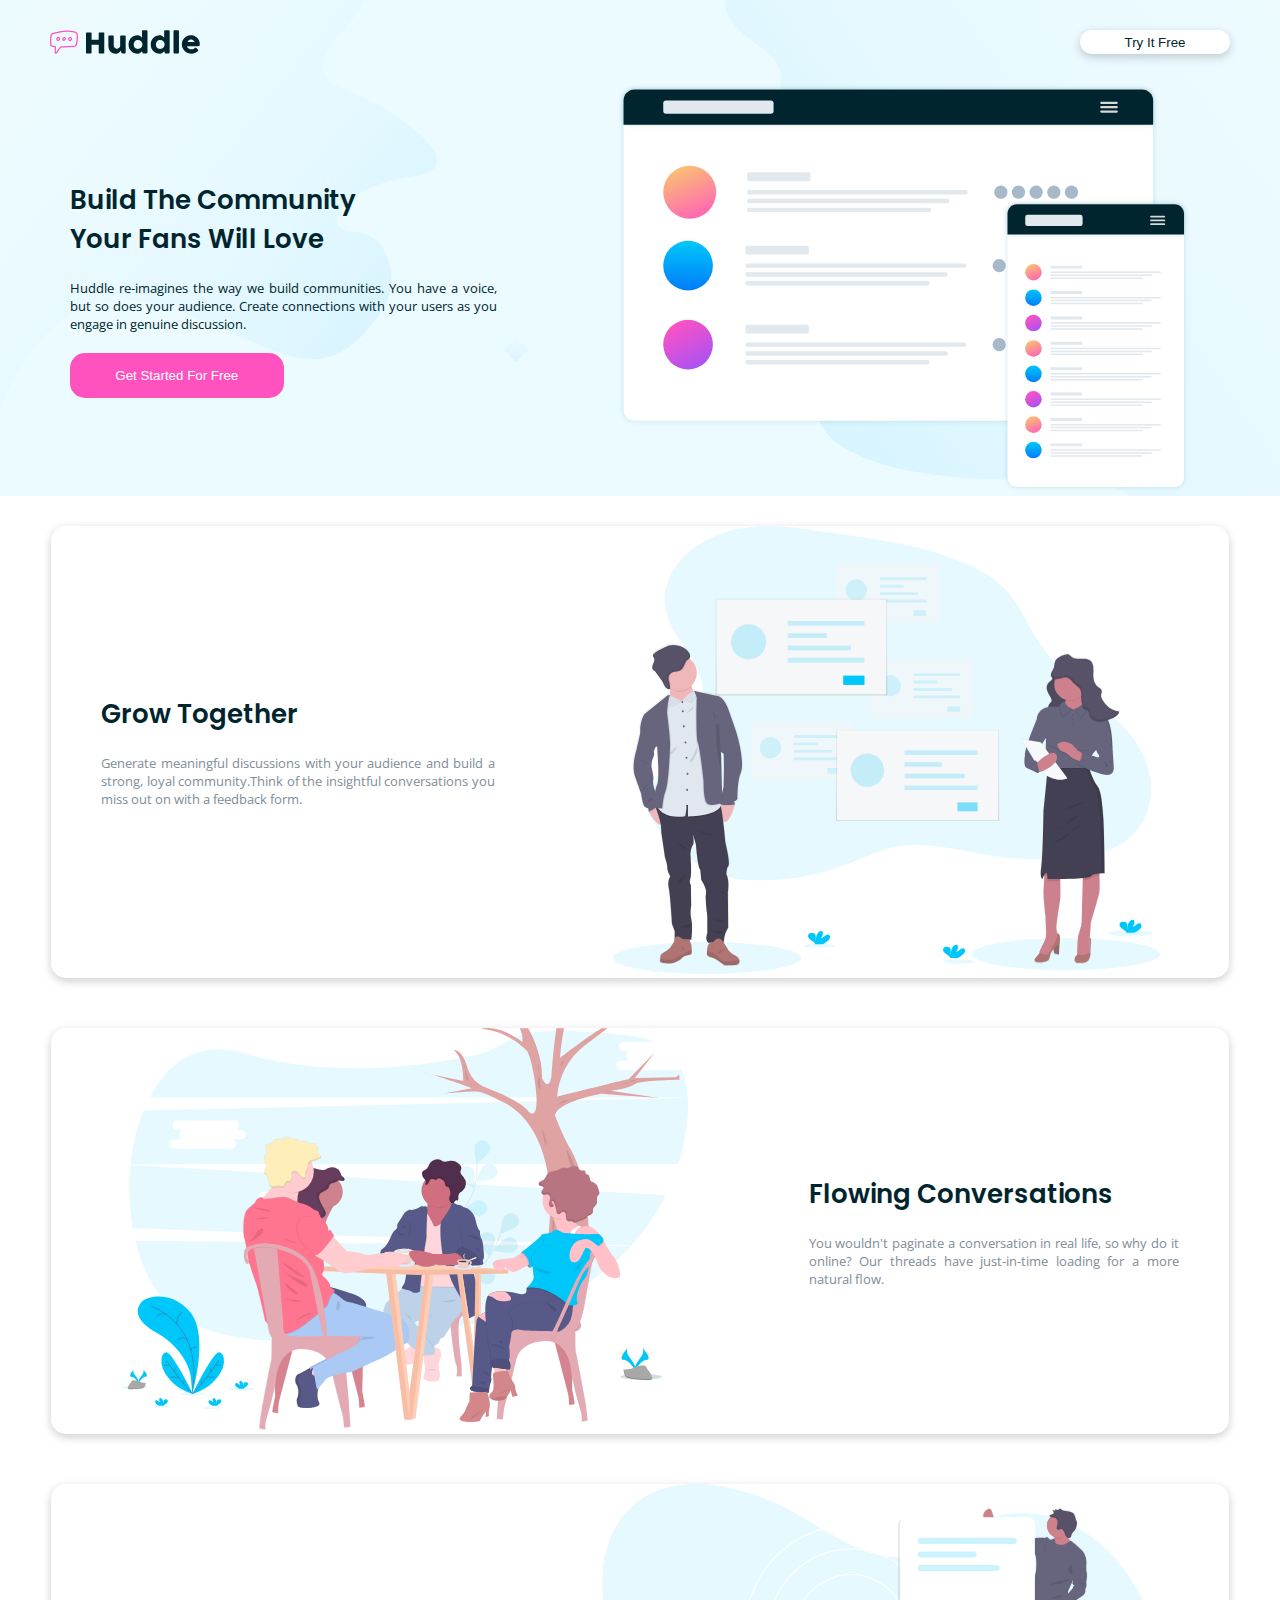
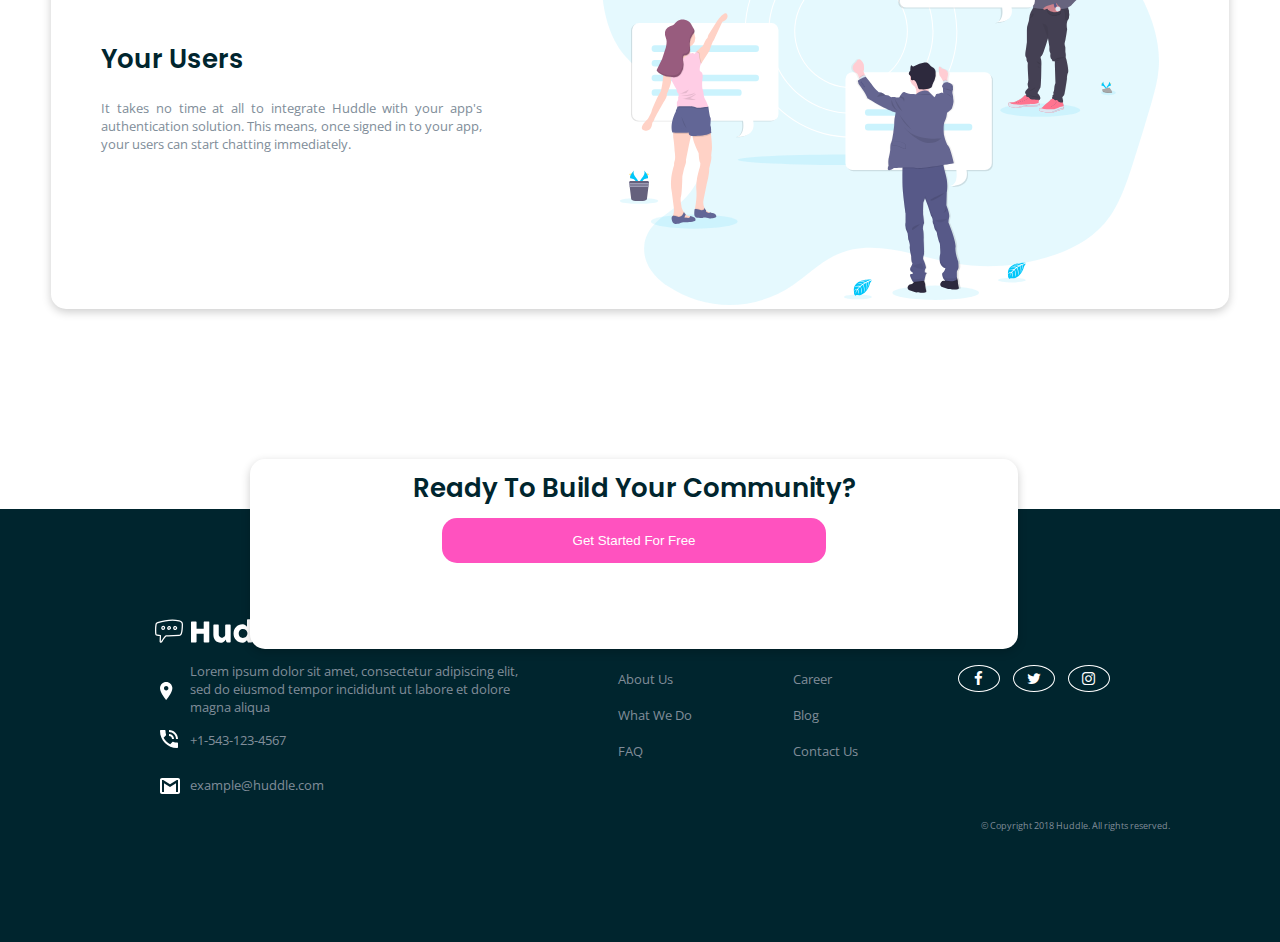
<file: index.html>
<!DOCTYPE html>
<html lang="en">
  <head>
    <meta charset="UTF-8" />
    <meta name="viewport" content="width=device-width, initial-scale=1.0" />
    <!-- displays site properly based on user's device -->

    <link
      rel="icon"
      type="image/png"
      sizes="32x32"
      href="./images/favicon-32x32.png"
    />
    <link
      rel="stylesheet"
      href="https://cdnjs.cloudflare.com/ajax/libs/font-awesome/4.7.0/css/font-awesome.min.css"
    />
    <title>
      Frontend Mentor | Huddle landing page with alternating feature blocks
    </title>
    <link rel="stylesheet" href="styles.css" />
    <!-- Feel free to remove these styles or customise in your own stylesheet 👍 -->
    <style>
      .attribution {
        font-size: 11px;
        text-align: center;
      }
      .attribution a {
        color: hsl(228, 45%, 44%);
      }
    </style>
  </head>
  <body>
    <div class="landing-page">
      <div class="header">
        <nav>
          <img src="./images/logo.svg" alt="Huddle" id="logo" />
          <button id="try">Try It Free</button>
        </nav>
      </div>

      <div class="content">
        <div class="left">
          <h1>
            Build The Community <br />
            Your Fans Will Love
          </h1>

          <p id="first-p">
            Huddle re-imagines the way we build communities. You have a voice,
            but so does your audience. Create connections with your users as you
            engage in genuine discussion.
          </p>
          <button id="get">Get Started For Free</button>
        </div>
        <div class="right">
          <img src="./images/illustration-mockups.svg" alt="" />
        </div>
      </div>
    </div>

    <div class="content others firstcontent">
      <div class="left">
        <h1>Grow Together</h1>
        <p>
          Generate meaningful discussions with your audience and build a strong,
          loyal community.Think of the insightful conversations you miss out on
          with a feedback form.
        </p>
      </div>

      <div class="right">
        <img
          src="./images/illustration-grow-together.svg"
          alt="illustration-grow-together"
        />
      </div>
    </div>

    <div class="content others">
      <div class="right">
        <img
          src="./images/illustration-flowing-conversation.svg"
          alt="illustration-grow-together"
        />
      </div>

      <div class="left">
        <h1>Flowing Conversations</h1>
        <p>
          You wouldn't paginate a conversation in real life, so why do it
          online? Our threads have just-in-time loading for a more natural flow.
        </p>
      </div>
    </div>

    <div class="content others firstcontent" id="last-div">
      <div class="left">
        <h1>Your Users</h1>
        <p>
          It takes no time at all to integrate Huddle with your app's
          authentication solution. This means, once signed in to your app, your
          users can start chatting immediately.
        </p>
      </div>

      <div class="right">
        <img
          src="./images/illustration-your-users.svg"
          alt="illustration-grow-together"
        />
      </div>
    </div>

    <div class="get">
      <h1>Ready To Build Your Community?</h1>
      <button id="get">Get Started For Free</button>
    </div>

    <footer>
      <img src="./images/logocopy.svg" alt="" id="logo1" />

      <div class="wrapper">
        <div class="firstdiv">
          <div id="icons">
            <img src="./images/icon-location.svg" alt="" />
  
            <img src="./images/icon-phone.svg" alt="" />
  
            <img src="./images/icon-email.svg" alt="" />
          </div>
          <div id="informations">
            <p>
              Lorem ipsum dolor sit amet, consectetur adipiscing elit, <br />
              sed do eiusmod tempor incididunt ut labore et dolore <br />
              magna aliqua
            </p>
  
            <p id="secondp">+1-543-123-4567</p>
  
            <p>example@huddle.com</p>
          </div>
        </div>
        
       

        <div class="footer-1">
          <p>About Us</p>
          <p>What We Do</p>
          <p>FAQ</p>
        </div>
        <div class="footer-1">
          <p>Career</p>
          <p>Blog</p>
          <p>Contact Us</p>
        </div>
        <div class="footer-1 logos">
          <a href="#" class="fa fa-facebook"></a>
          <a href="#" class="fa fa-twitter"></a>
          <a href="#" class="fa fa-instagram"></a>
        </div>
      </div>
      <div id="copy">
        <p>&copy; Copyright 2018 Huddle. All rights reserved.</p>
      </div>
    </footer>
  </body>
</html>
</file>
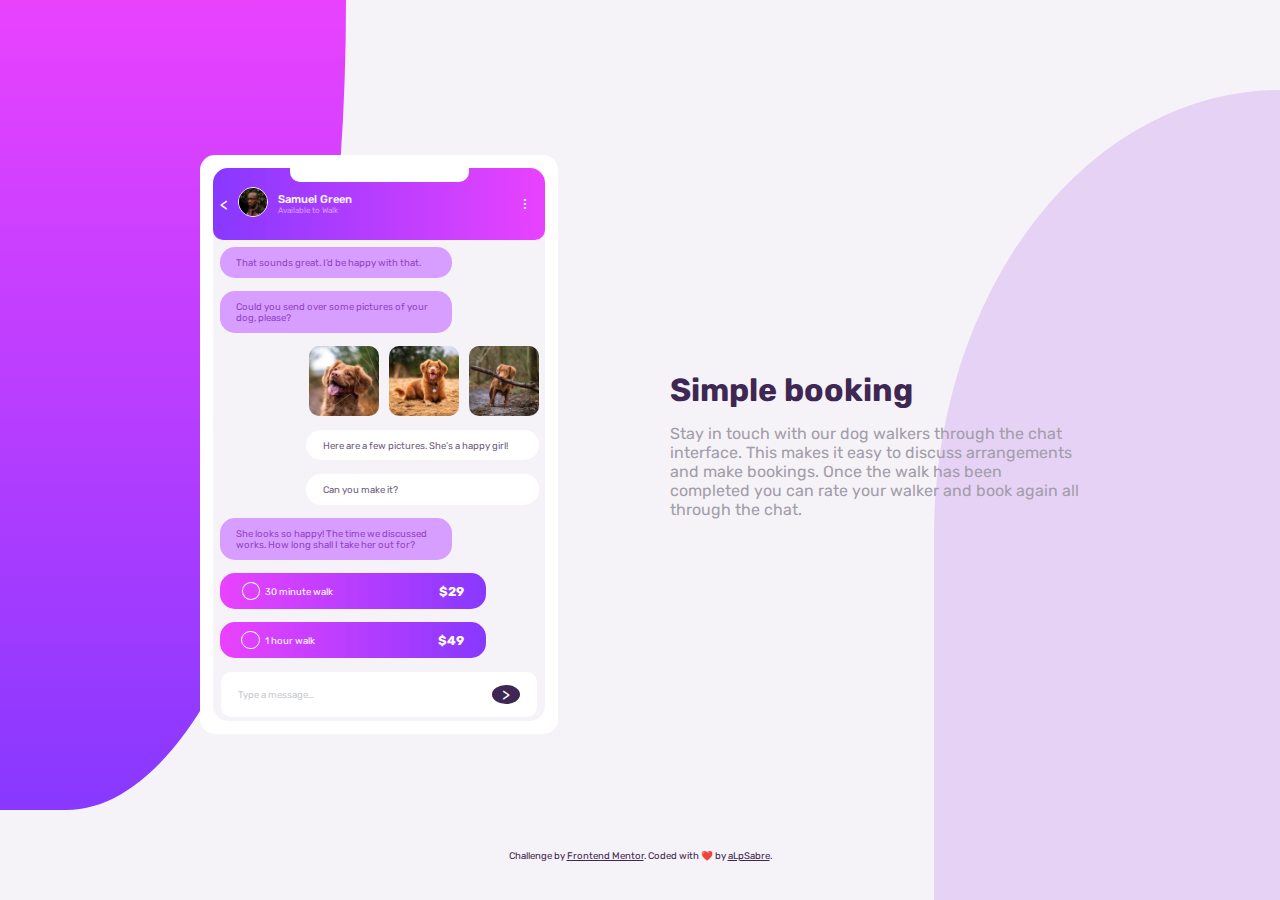
<file: chat-app-css-illustration-master/index.html>
<!DOCTYPE html>
<html lang="en">
  <head>
    <meta charset="UTF-8" />
    <meta name="viewport" content="width=device-width, initial-scale=1.0" />
    <!-- displays site properly based on user's device -->

    <link
      rel="icon"
      type="image/png"
      sizes="32x32"
      href="./images/favicon-32x32.png"
    />
    <link rel="preconnect" href="https://fonts.googleapis.com" />
    <link rel="preconnect" href="https://fonts.gstatic.com" crossorigin />
    <link
      href="https://fonts.googleapis.com/css2?family=Rubik:wght@300;400;500;700;900&display=swap"
      rel="stylesheet"
    />
    <link rel="stylesheet" href="./css/styles.css" />
    <title>Frontend Mentor | [Challenge Name Here]</title>

    <!-- Feel free to remove these styles or customise in your own stylesheet 👍 -->
    <!--  <style>
    .attribution { font-size: 11px; text-align: center; }
    .attribution a { color: hsl(228, 45%, 44%); }
  </style> -->
  </head>
  <body>
    <div class="left-gradient"></div>
    <div class="right-gradient"></div>
    <main>
      <section class="container">
        <div class="phone">
          <div class="white"></div>
          <div class="wrapper">
          <div class="header">
            <div class="header-left">
              <div><p><</p></div>
              <div class="img">
                <img src="./images/avatar.jpg" alt="avatar" />
              </div>
              <div class="name">
                <p>Samuel Green</p>
                <p class="avaible">Available to Walk</p>
              </div>
            </div>
            <div class="header-right">
              <p>.</p>
              <p>.</p>
              <p>.</p>
            </div>
          </div>
          <div class="screen">
            <div class="left-message message">
              <p>That sounds great. I’d be happy with that.</p>
            </div>
            <div class="left-message message">
              <p>Could you send over some pictures of your dog, please?</p>
            </div>
            <div class="right-message pictures message">
              <img src="./images/dog-image-1.jpg" alt="dog1" class="dogs" />
              <img src="./images/dog-image-2.jpg" alt="dog2" class="dogs" />
              <img src="./images/dog-image-3.jpg" alt="dog3" class="dogs" />
            </div>
            <div class="right-message message">
              <p>Here are a few pictures. She’s a happy girl!</p>
            </div>
            <div class="right-message message"><p>Can you make it?</p></div>
            <div class="left-message message">
              <p>
                She looks so happy! The time we discussed works. How long shall
                I take her out for?
              </p>
            </div>
            <div class="price">
                <div class="left-price">
                  <div class="circle"></div>
                  <div><p>30 minute walk</p></div>
                </div>
                <div class="right-price"><p>$29</p></div>
              </div>

              <div class="price">
                <div class="left-price">
                  <div class="circle"></div>
                  <div><p>1 hour walk</p></div>
                </div>
                <div class="right-price"><p>$49</p></div>
              </div>
              
              <div class="type-box">
                <p class="type-message">Type a message…</p>
                <p class="send-button">></p>
              </div>
            </div>
          </div>
          </div>
        </div>
        <div class="info">
          <h1>Simple booking</h1>
          <p>
            Stay in touch with our dog walkers through the chat interface. This
            makes it easy to discuss arrangements and make bookings. Once the
            walk has been completed you can rate your walker and book again all
            through the chat.
          </p>
        </div>
      </section>
    </main>
    <div class="attribution">
      Challenge by
      <a href="https://www.frontendmentor.io?ref=challenge" target="_blank"
        >Frontend Mentor</a
      >. Coded with ❤️ by <a href="#">aLpSabre</a>.
    </div>
  </body>
</html>
</file>
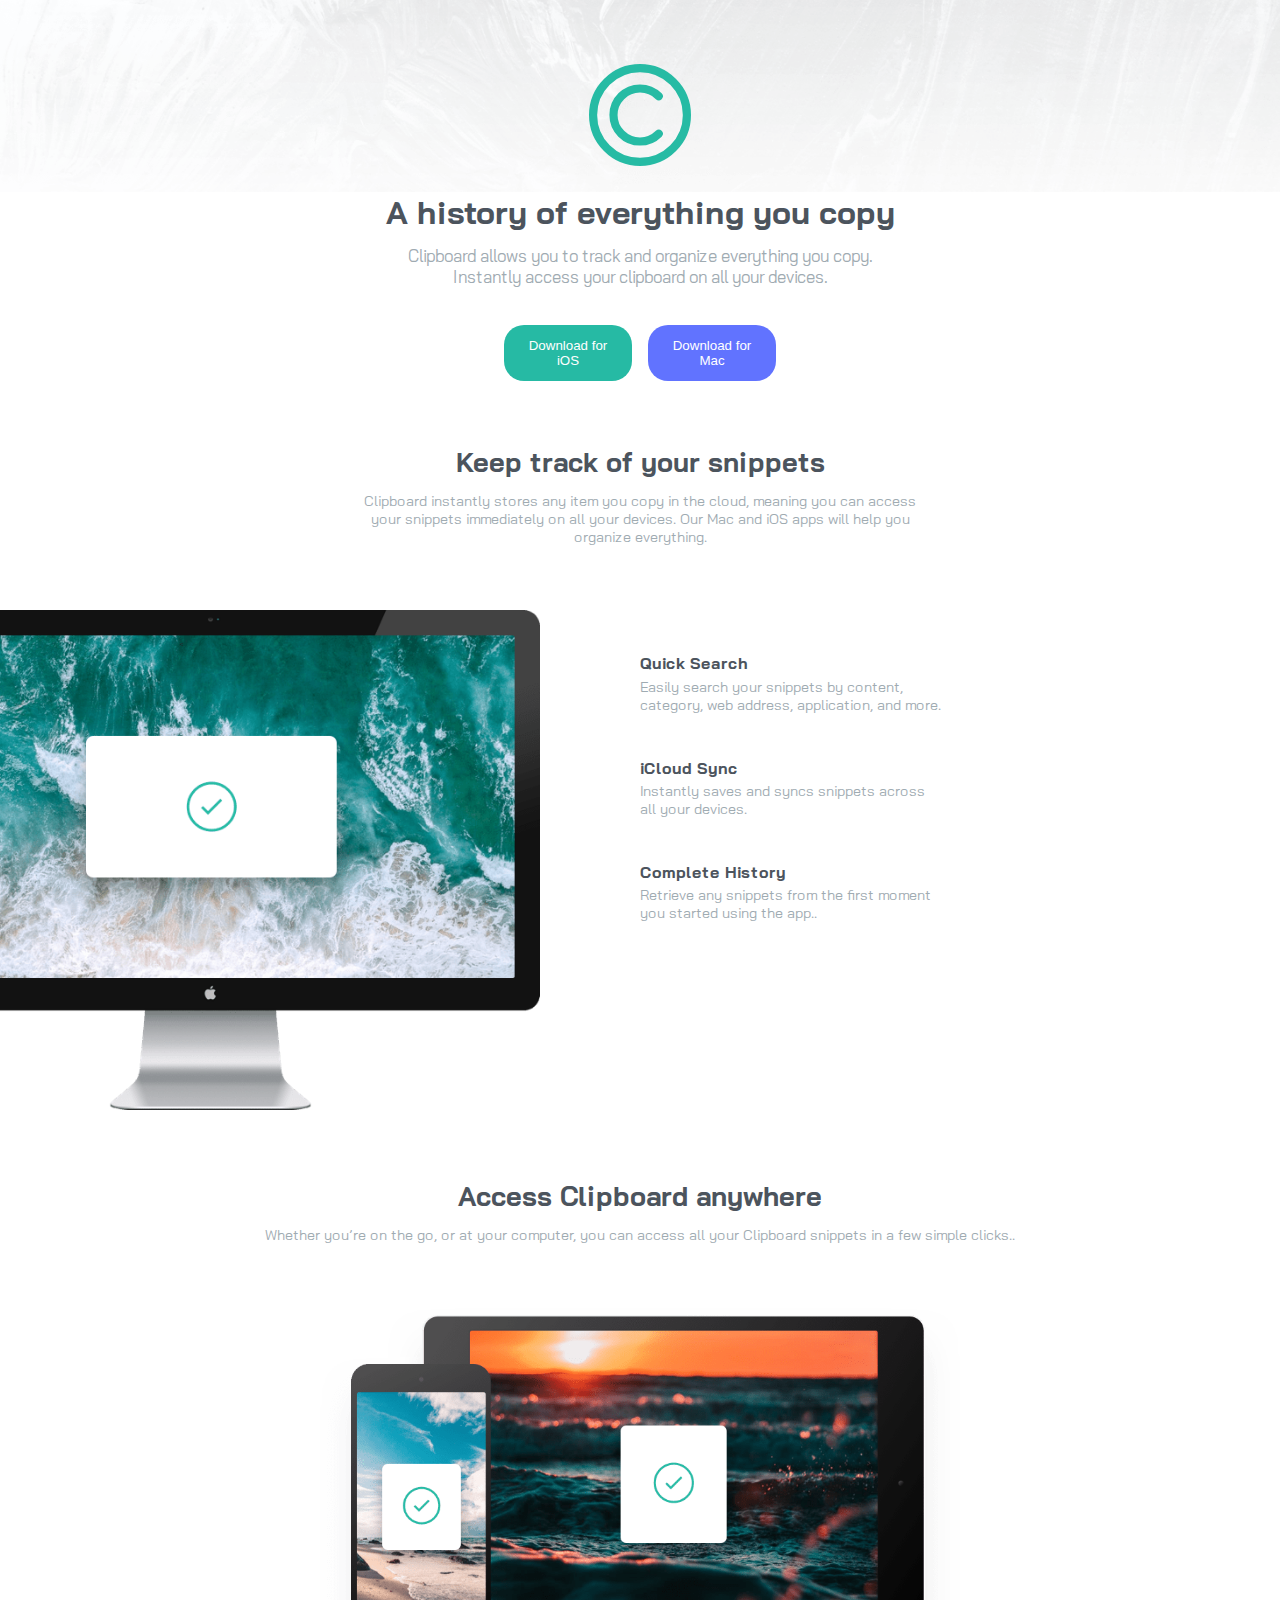
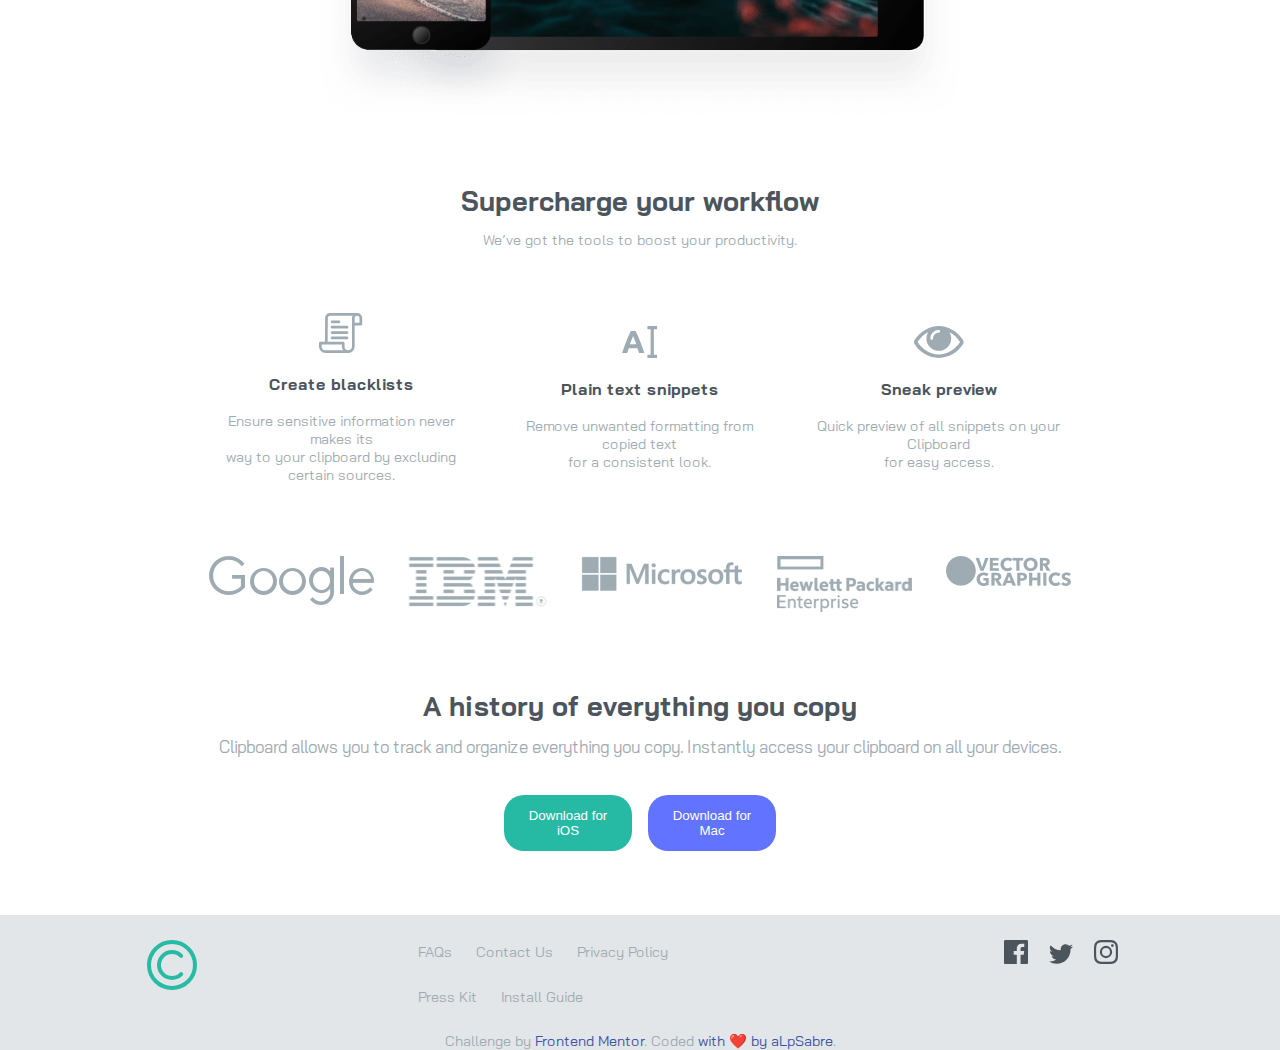
<file: clipboard-landing-page-master/index.html>
<!DOCTYPE html>
<html lang="en">
  <head>
    <meta charset="UTF-8" />
    <meta name="viewport" content="width=device-width, initial-scale=1.0" />
    <!-- displays site properly based on user's device -->

    <link
      rel="icon"
      type="image/png"
      sizes="32x32"
      href="./images/favicon-32x32.png"
    />
    <link rel="preconnect" href="https://fonts.googleapis.com">
    <link rel="preconnect" href="https://fonts.gstatic.com" crossorigin>
    <link href="https://fonts.googleapis.com/css2?family=Bai+Jamjuree:wght@200;300;400;700&display=swap" rel="stylesheet">
    <link rel="icon" type="image/x-icon" href="/images/favicon-32x32.png">
    <link rel="stylesheet" href="styles.css" />
    <title>Frontend Mentor | Clipboard landing page</title>

  
  </head>
  <body>
    <main>
      <header>
<div><img src="./images/logo.svg" alt="logo"></div>

      </header>

      <section class="container">
        <div class="title">
          <h1>A history of everything you copy</h1>
          <p>
            Clipboard allows you to track and organize everything you copy. <br>
            Instantly access your clipboard on all your devices.
          </p>
        </div>
        <div class="buttons">
          <button class="ios-btn">Download for iOS</button>
          <button class="mac-btn">Download for Mac</button>
        </div>
        <div class="info">
          <h2>Keep track of your snippets</h2>
          <p>
            Clipboard instantly stores any item you copy in the cloud, meaning
            you can access  <br> your snippets immediately on all your devices. Our 
            Mac and iOS apps will help you <br> organize everything.
          </p>
        </div>
      </section>
      <section class="container">
        <div class="row">
          <div class="laptop-col">
            <div><img src="./images/image-computer.png" alt="computere" /></div>
            </div>
            <div class="features-col">
              <div class="features-content">
                <h3>Quick Search</h3>
                <p>
                  Easily search your snippets by content, <br>  category, web address,
                  application, and more.
                </p>
              </div>
              <div class="features-content">
                <h3>iCloud Sync</h3>
                <p>
                  Instantly saves and syncs snippets across <br> all your devices.
                </p>
              </div>
              <div class="features-content">
                <h3>Complete History</h3>
                <p>
                  Retrieve any snippets from the first moment <br> you started using
                  the app..
                </p>
              </div>
            </div>
          </div>
        </div>

        <div class="info">
          <h2>Access Clipboard anywhere</h2>
          <p>
            Whether you’re on the go, or at your computer, you can access all
            your Clipboard snippets in a few simple clicks..
          </p>
        </div>
      </section>

      <section class="container">
        <div class="img">
          <img src="./images/image-devices.png" alt="devices" />
        </div>

        <div class="info">
          <h2>Supercharge your workflow</h2>
          <p>We’ve got the tools to boost your productivity.</p>
        </div>
      </section>
      <section class="container">
        <div class="row">
          <div class="informations-col">
            <div>
              <img src="./images/icon-blacklist.svg" alt="blacklists" />
            </div>
            <h3>Create blacklists</h3>
            <p>
              Ensure sensitive information never makes its <br> way to your clipboard by excluding <br> certain sources.
            </p>
          </div>
          <div class="informations-col">
            <div><img src="./images/icon-text.svg" alt="text" /></div>
            <h3>Plain text snippets</h3>
            <p>
              Remove unwanted formatting from copied text <br> for a consistent look.
            </p>
          </div>
          <div class="informations-col">
            <div><img src="./images/icon-preview.svg" alt="preview" /></div>
            <h3>Sneak preview</h3>
            <p>
              Quick preview of all snippets on your Clipboard <br> for easy access.
            </p>
          </div>
        </div>
      </section>
      <section class="container">
        <div class="row">
          <div class="logos-col">
            <img src="./images/logo-google.png" alt="logo-google" />
          </div>
          <div class="logos-col">
            <img src="./images/logo-ibm.png" alt="logo-ibm" />
          </div>
          <div class="logos-col">
            <img src="./images/logo-microsoft.png" alt="logo-microsoft" />
          </div>
          <div class="logos-col">
            <img src="./images/logo-hp.png" alt="logo-hp" />
          </div>
          <div class="logos-col">
            <img
              src="./images/logo-vector-graphics.png"
              alt="logo-vector-graphics"
            />
          </div>
        </div>
      </section>

      <section class="container">
        <div class="title">
          <h2>A history of everything you copy</h2>
          <p>
            Clipboard allows you to track and organize everything you copy.
            Instantly access your clipboard on all your devices.
          </p>
        </div>
        <div class="buttons">
          <button class="ios-btn">Download for iOS</button>
          <button class="mac-btn">Download for Mac</button>
        </div>
      </section>

      <footer>
        <div class="row-footer">
          <div class="footer-col">
            <div><img id="logo" src="./images/logo.svg" alt="logo" /></div>
          </div>
          <div class="footer-col">
            <div class="sections">
              <p>FAQs</p>
              <p>Contact Us</p>
              <p>Privacy Policy</p>
              <p>Press Kit</p>
              <p>Install Guide</p>
            </div>
          </div>
          <div class="footer-col">
            <div class="logos">
              <img src="./images/icon-facebook.svg" alt="icon-facebook" />
              <img src="./images/icon-twitter.svg" alt="icon-twitter" />
              <img src="./images/icon-instagram.svg" alt="icon-instagram" />
            </div>
          </div>
        </div>
        <p class="attribution">
          Challenge by
          <a href="https://www.frontendmentor.io?ref=challenge" target="_blank"
            >Frontend Mentor</a
          >. Coded <a href="https://github.com/aLpSabre" target="_blank">with ❤️ by aLpSabre</a>.
        </p>
      </footer>
    </main>
  </body>
</html>
</file>
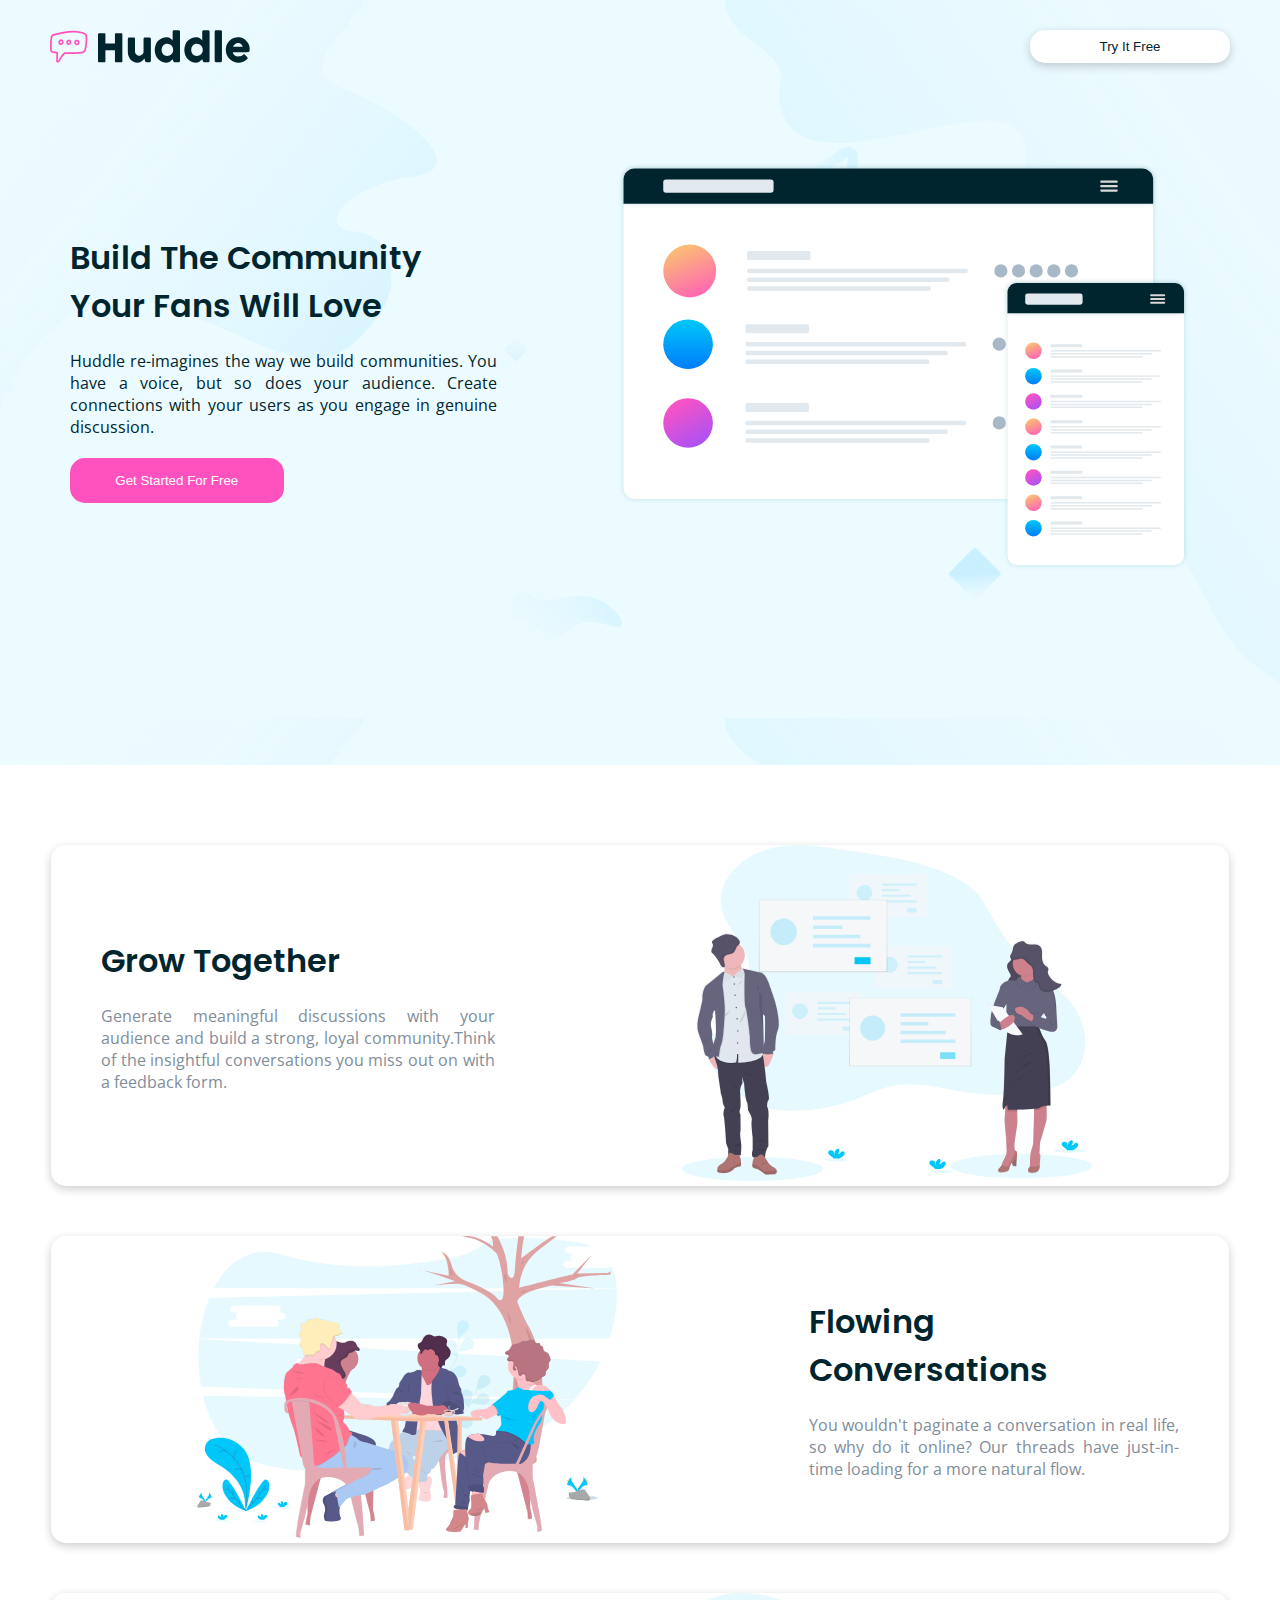
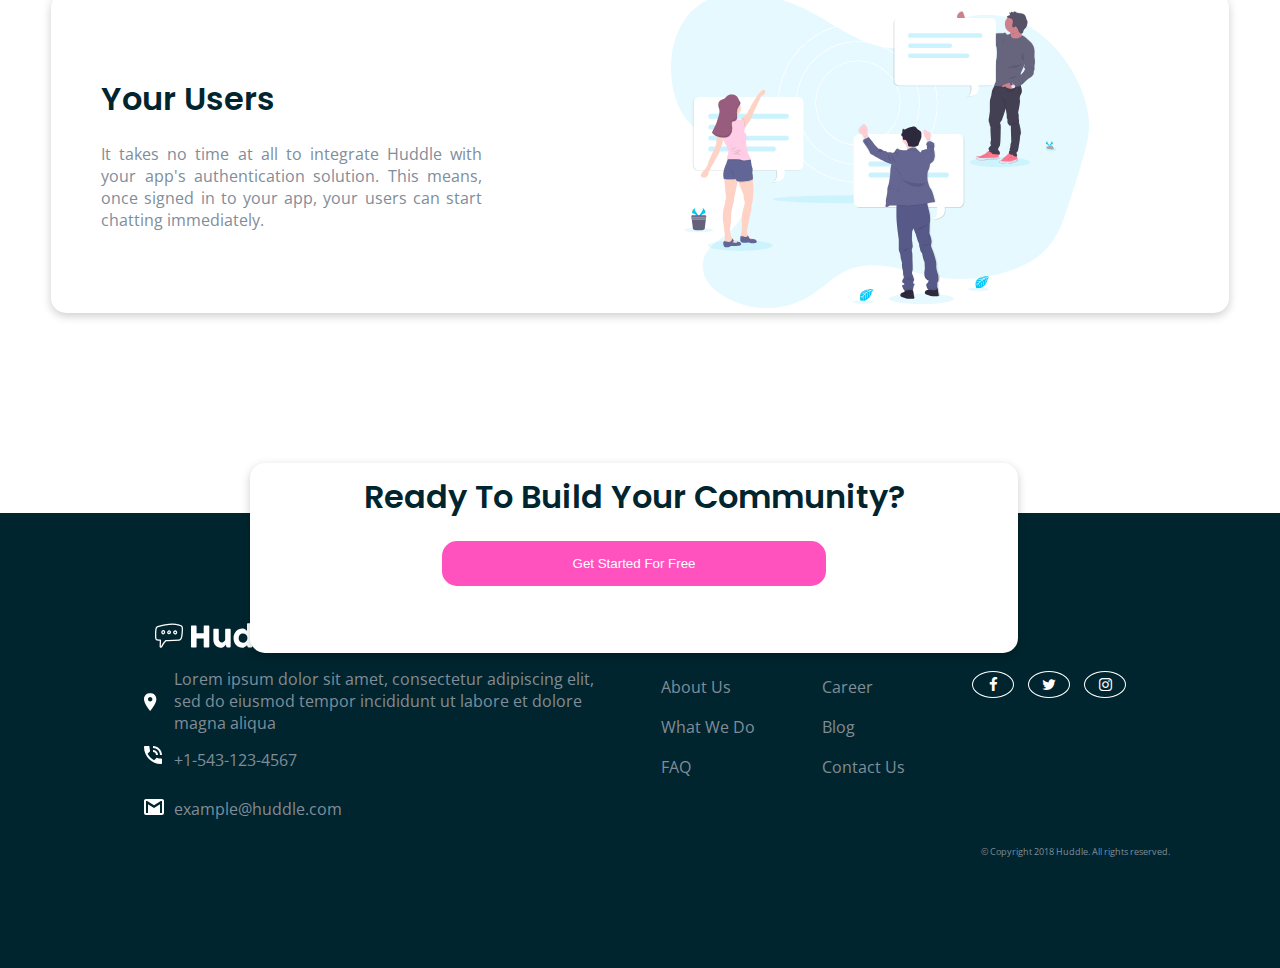
<file: huddle-landing-page/index.html>
<!DOCTYPE html>
<html lang="en">
  <head>
    <meta charset="UTF-8" />
    <meta name="viewport" content="width=device-width, initial-scale=1.0" />
    <!-- displays site properly based on user's device -->

    <link
      rel="icon"
      type="image/png"
      sizes="32x32"
      href="./images/favicon-32x32.png"
    />
    <link
      rel="stylesheet"
      href="https://cdnjs.cloudflare.com/ajax/libs/font-awesome/4.7.0/css/font-awesome.min.css"
    />
    <title>
      Frontend Mentor | Huddle landing page with alternating feature blocks
    </title>
    <link rel="stylesheet" href="styles.css" />
  </head>
  <body>
    <div class="landing-page" id="home">
      <div class="header">
        <nav>
          <img src="./images/logo.svg" alt="Huddle" id="logo" />
          <button id="try">Try It Free</button>
        </nav>
      </div>

      <div class="content">
        <div class="left">
          <h1>
            Build The Community <br />
            Your Fans Will Love
          </h1>

          <p id="first-p">
            Huddle re-imagines the way we build communities. You have a voice,
            but so does your audience. Create connections with your users as you
            engage in genuine discussion.
          </p>
          <button id="get_button">Get Started For Free</button>
        </div>
        <div class="right">
          <img id="first_img" src="./images/illustration-mockups.svg" alt="" />
        </div>
      </div>
    </div>

    <div class="content others firstcontent">
      <div class="left">
        <h1>Grow Together</h1>
        <p>
          Generate meaningful discussions with your audience and build a strong,
          loyal community.Think of the insightful conversations you miss out on
          with a feedback form.
        </p>
      </div>

      <div class="right">
        <img
          src="./images/illustration-grow-together.svg"
          alt="illustration-grow-together"
        />
      </div>
    </div>

    <div class="content others">
      <div class="right">
        <img
          src="./images/illustration-flowing-conversation.svg"
          alt="illustration-grow-together"
        />
      </div>

      <div class="left">
        <h1>Flowing Conversations</h1>
        <p>
          You wouldn't paginate a conversation in real life, so why do it
          online? Our threads have just-in-time loading for a more natural flow.
        </p>
      </div>
    </div>

    <div class="content others firstcontent" id="last-div">
      <div class="left">
        <h1>Your Users</h1>
        <p>
          It takes no time at all to integrate Huddle with your app's
          authentication solution. This means, once signed in to your app, your
          users can start chatting immediately.
        </p>
      </div>

      <div class="right">
        <img
          src="./images/illustration-your-users.svg"
          alt="illustration-grow-together"
        />
      </div>
    </div>

    <div class="get">
      <h1>Ready To Build Your Community?</h1>
      <button id="get_button">Get Started For Free</button>
    </div>

    <footer>
      <img src="./images/logocopy.svg" alt="" id="logo1" />

      <div class="wrapper">
        <div class="firstdiv">
          <div id="icons">
            <img src="./images/icon-location.svg" alt="" />

            <img src="./images/icon-phone.svg" alt="" />

            <img src="./images/icon-email.svg" alt="" />
          </div>
          <div id="informations">
            <p>
              Lorem ipsum dolor sit amet, consectetur adipiscing elit, <br />
              sed do eiusmod tempor incididunt ut labore et dolore <br />
              magna aliqua
            </p>

            <p id="secondp">+1-543-123-4567</p>

            <p>example@huddle.com</p>
          </div>
        </div>

        <div class="footer-1">
          <p>About Us</p>
          <p>What We Do</p>
          <p>FAQ</p>
        </div>
        <div class="footer-1">
          <p>Career</p>
          <p>Blog</p>
          <p>Contact Us</p>
        </div>
        <div class="footer-1 logos">
          <a href="#home" class="fa fa-facebook"></a>
          <a href="#home" class="fa fa-twitter"></a>
          <a href="#home" class="fa fa-instagram"></a>
        </div>
      </div>
      <div id="copy">
        <p>&copy; Copyright 2018 Huddle. All rights reserved.</p>
      </div>
    </footer>
  </body>
</html>
</file>
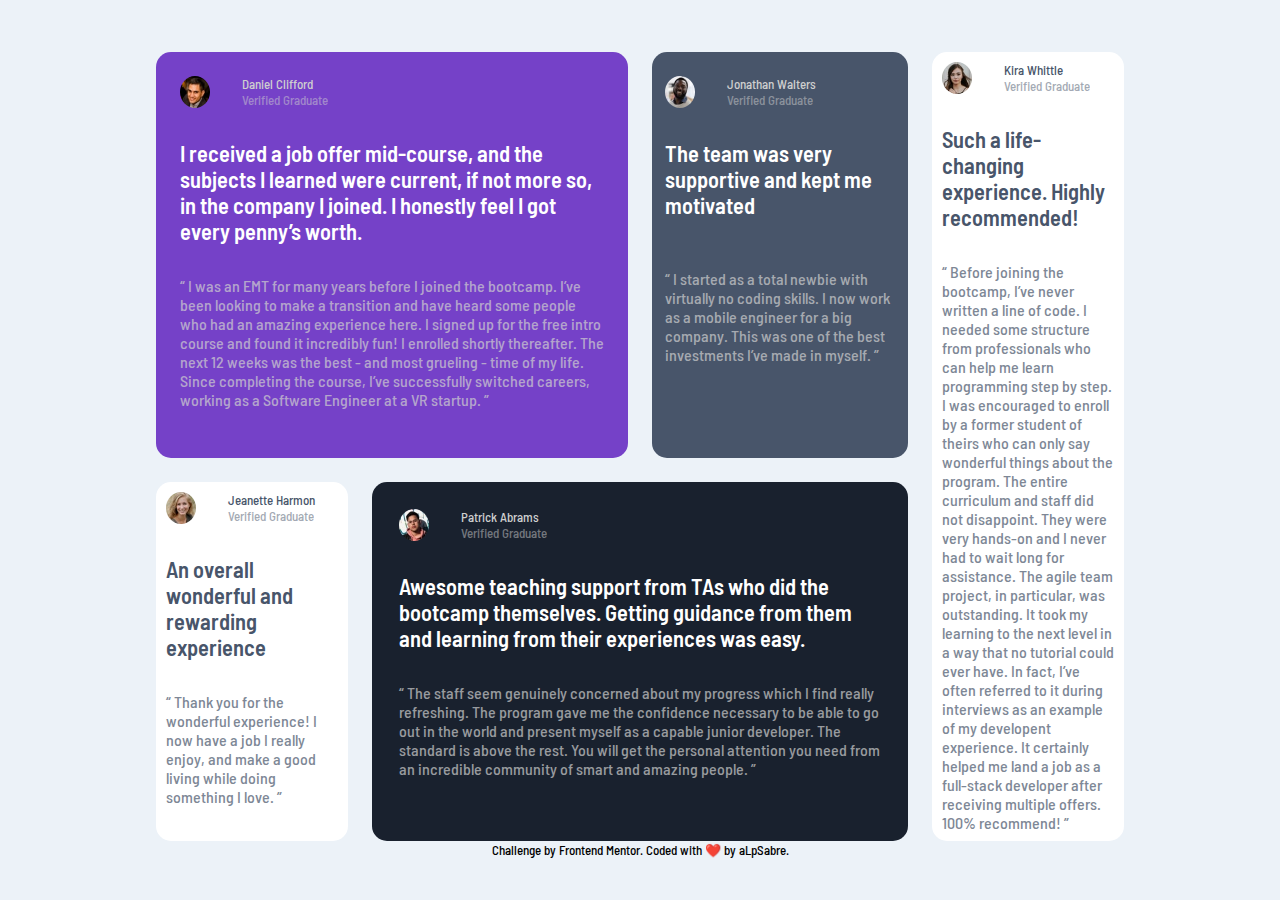
<file: testimonials-grid-section-main/index.html>
<!DOCTYPE html>
<html lang="en">
  <head>
    <meta charset="UTF-8" />
    <meta name="viewport" content="width=device-width, initial-scale=1.0" />
    <link rel="preconnect" href="https://fonts.googleapis.com" />
    <link rel="preconnect" href="https://fonts.gstatic.com" crossorigin />
    <link
      href="https://fonts.googleapis.com/css2?family=Barlow+Semi+Condensed:wght@100;400;500;700&display=swap"
      rel="stylesheet"
    />
    <link rel="stylesheet" href="styles.css" />

    <link
      rel="icon"
      type="image/png"
      sizes="32x32"
      href="./images/favicon-32x32.png"
    />

    <title>Testimonials grid section</title>
  </head>
  <body>
    <div class="grid-container">
      <div class="box1 container">
        <div class="header">
          <img src="./images/image-daniel.jpg" alt="daniel" />
          <div class="info">
            <p>Daniel Clifford</p>
            <p class="verified">Verified Graduate</p>
          </div>
        </div>
        <h3>
          I received a job offer mid-course, and the subjects I learned were
          current, if not more so, in the company I joined. I honestly feel I
          got every penny’s worth.
        </h3>
        <p class="rewiev">
          “ I was an EMT for many years before I joined the bootcamp. I’ve been
          looking to make a transition and have heard some people who had an
          amazing experience here. I signed up for the free intro course and
          found it incredibly fun! I enrolled shortly thereafter. The next 12
          weeks was the best - and most grueling - time of my life. Since
          completing the course, I’ve successfully switched careers, working as
          a Software Engineer at a VR startup. ”
        </p>
      </div>
      <div class="box2 container">
        <div class="header">
          <img src="./images/image-jonathan.jpg" alt="daniel" />
          <div class="info">
            <p>Jonathan Walters</p>
            <p class="verified">Verified Graduate</p>
          </div>
        </div>
        <h3>The team was very supportive and kept me motivated</h3>
        <p class="rewiev">
          “ I started as a total newbie with virtually no coding skills. I now
          work as a mobile engineer for a big company. This was one of the best
          investments I’ve made in myself. ”
        </p>
      </div>
      <div class="box3 container">
        <div class="header">
          <img src="./images/image-jeanette.jpg" alt="daniel" />
          <div class="info-gray">
            <p>Jeanette Harmon</p>
            <p class="verified">Verified Graduate</p>
          </div>
        </div>
        <h3>An overall wonderful and rewarding experience</h3>
        <p class="rewiev-gray rewiev">
          “ Thank you for the wonderful experience! I now have a job I really
          enjoy, and make a good living while doing something I love. ”
        </p>
      </div>
      <div class="box4 container">
        <div class="header">
          <img src="./images/image-patrick.jpg" alt="daniel" />
          <div class="info">
            <p>Patrick Abrams</p>
            <p class="verified">Verified Graduate</p>
          </div>
        </div>
        <h3>
          Awesome teaching support from TAs who did the bootcamp themselves.
          Getting guidance from them and learning from their experiences was
          easy.
        </h3>
        <p class="rewiev">
          “ The staff seem genuinely concerned about my progress which I find
          really refreshing. The program gave me the confidence necessary to be
          able to go out in the world and present myself as a capable junior
          developer. The standard is above the rest. You will get the personal
          attention you need from an incredible community of smart and amazing
          people. ”
        </p>
      </div>
      <div class="box5 container">
        <div class="header">
          <img src="./images/image-kira.jpg" alt="daniel" />
          <div class="info-gray">
            <p>Kira Whittle</p>
            <p class="verified">Verified Graduate</p>
          </div>
        </div>
        <h3>Such a life-changing experience. Highly recommended!</h3>
        <p class="rewiev rewiev-gray">
          “ Before joining the bootcamp, I’ve never written a line of code. I
          needed some structure from professionals who can help me learn
          programming step by step. I was encouraged to enroll by a former
          student of theirs who can only say wonderful things about the program.
          The entire curriculum and staff did not disappoint. They were very
          hands-on and I never had to wait long for assistance. The agile team
          project, in particular, was outstanding. It took my learning to the
          next level in a way that no tutorial could ever have. In fact, I’ve
          often referred to it during interviews as an example of my developent
          experience. It certainly helped me land a job as a full-stack
          developer after receiving multiple offers. 100% recommend! ”
        </p>
      </div>
    </div>

    <div class="attribution">
      Challenge by
      <a href="https://www.frontendmentor.io?ref=challenge" target="_blank"
        >Frontend Mentor</a
      >. Coded with ❤️ by <a href="https://github.com/aLpSabre">aLpSabre</a>.
    </div>
  </body>
</html>
</file>
<file: styles.css>
@import url("https://fonts.googleapis.com/css2?family=Poppins:wght@200&display=swap");
@import url("https://fonts.googleapis.com/css2?family=Open+Sans:wght@300&display=swap");

* {
  margin: 0;
  padding: 0;
  
}
body {
  font-size: 13px;
  font-family: "Open Sans", sans-serif;
  font-weight: 400;
}

h1 {
  color: hsl(192, 100%, 9%);
  font-weight: 600;
  font-family: "Poppins", sans-serif;
  text-align: left;
}
p {
  color: hsl(208, 11%, 55%);
}
.landing-page {
  background-image: url("./images/bg-hero-desktop.svg");
  background-color: hsl(193, 100%, 96%);
}
#first-p {
  color: hsl(192, 100%, 9%);
}
.header {
  display: block;
  padding: 30px 50px 0px 50px;
}
nav {
  display: flex;
  justify-content: space-between;
}
#try {
  color: hsl(192, 100%, 9%);
  background-color: white;
  box-shadow: 0 3px 10px rgb(0 0 0 / 0.2);
  border: none;
  border-radius: 15px;
  cursor: pointer;
  text-align: center;
  width: 150px;
}
#logo {
  width: 150px;
}
.content {
  display: flex;
  margin: 30px 20px;
  justify-content: space-evenly;
  flex-direction: row;
  align-items: center;
}
.left {
  display: flex;
  justify-content: space-between;
  flex-direction: column;
  flex: 50%;
  text-align: justify;
  padding: 50px;
  gap: 20px;
}
.content img {
  width: 80%;
}
.right {
  gap: 20px;
  text-align: center;
}

#get {
  width: 50%;
  height: 5vh;
  border: none;
  border-radius: 15px;
  background-color: hsl(322, 100%, 66%);
  color: white;
}

.others {
  border: none;
  border-radius: 15px;
  width: 92%;
  margin: auto;
  box-shadow: 0 3px 10px rgb(0 0 0 / 0.2);
  margin-bottom: 50px;
}
#last-div {
  margin-bottom: 150px;
}

.get {
  position: absolute;
  padding-top: 10px;
  left: 250px;
  text-align: center;
  background-color: white;
  box-shadow: 0 3px 10px rgb(0 0 0 / 0.2);
  width: 60%;
  height: 20vh;
  border-radius: 15px;
  overflow: hidden;
  z-index: -1px;
}
.get button {
  margin-top: 10px;
  cursor: pointer;
}
.get h1 {
  text-align: center;
}

#logo1 {
  width: 150px;
  margin-left: 45px;
  margin-bottom: 5px;
}
footer {
  background-color: hsl(192, 100%, 9%);
  margin-top: 200px;
  padding: 110px;
}
.wrapper {
  display: flex;
  margin: auto;
  justify-content: space-around;
}
.firstdiv {
  display: flex;
}

#informations {
  padding-top: 10px;
  padding-left: 10px;
}
#informations p {
  padding-bottom: 15px;
}
#icons img {
  display: block;
  padding-top: 30px;
}

#secondp {
  margin-bottom: 12px;
}

.footer-1 p {
  padding-top: 18px;
  text-align: justify;
}

.fa {
  font-size: 15px;
  margin-top: 13px;
  margin-right: 10px;
  color: white;
  width: 30px;
  text-align: center;
  text-decoration: none;
  border: solid white 1px;
  border-radius: 50%;
  padding: 5px;
}
#copy {
  text-align: right;
  margin-top: 10px;
  font-size: 9px;
}

@media only screen and (max-width: 600px) {
  #logo {
    width: 100px;
  }
  h1 {
    text-align: center;
    font-size: 18px;
  }

  #try {
    width: 100px;
    font-size: 10px;
  }
  .landing-page {
    background-image: url("./images/bg-hero-mobile.svg");
    background-attachment: fixed;
  }
  .content {
    flex-direction: column;
  }
  .left {
    flex-direction: column;
    text-align: center;
  }
  #get {
    width: 80%;
    margin: auto;
    font-size: 13px;
  }
  footer {
    background-color: hsl(192, 100%, 9%);
    margin-top: 220px;
    padding: 0px;
    padding-top: 150px;
  }
  .wrapper {
    display: flex;
    flex-direction: column;
    margin-left: 15px;
  }
  .firstcontent {
    flex-direction: column-reverse;
  }
  .firstdiv {
    display: flex;
  }
  #logo1 {
    margin-left: 40px;
    margin-bottom: 5px;
  }
  .get {
    left: 25px;
    width: 90%;
  }
  .get h1 {
    padding-bottom: 15px;
    padding-top: 20px;
  }

  .get button {
    font-size: 10px;
  }

  #informations {
    padding-top: 15px;
    padding-left: 10px;
  }
  #informations p {
    padding-bottom: 15px;
  }
  #icons img {
    display: block;
    padding-top: 30px;
  }

  #secondp {
    margin-bottom: 12px;
  }

  .footer-1 p {
    padding-top: 18px;
    text-align: left;
  }

  .fa {
    margin-top: 20px;
    margin-left: 55px;
  }
  #copy {
    text-align: center;
    margin-top: 20px;
    font-size: 13px;
  }
}

@media (min-width: 1281px) {
  #logo1 {
    margin-left: 85px;
    margin-top: 50px;
  }
  .get {
    left: 300px;
    width: 60%;
  }

  #copy {
    font-size: 11px;
  }
}
</file>
<file: chat-app-css-illustration-master/css/styles.css>
body {
  min-width: 100%;
  min-height: 100vh;
  font-family: Rubik, sans-serif;
  background-color: hsl(270deg, 20%, 96%);
  display: flex;
  justify-content: center;
  align-items: center;
  flex-direction: column;
}
body main {
  display: flex;
  justify-content: center;
  align-items: center;
  min-width: 100%;
  min-height: 90vh;
}
body .right-gradient {
  position: absolute;
  bottom: 0;
  right: 0;
  width: 27%;
  max-width: 80%;
  height: 90vh;
  border-radius: 100% 0% 100% 0%/55% 100% 0% 45%;
  background-color: hsl(275deg, 62%, 89%);
  z-index: -1;
}
body .left-gradient {
  position: absolute;
  top: 0;
  left: 0;
  width: 27%;
  max-width: 80%;
  height: 90vh;
  border-radius: 0% 100% 81% 19%/100% 0% 100% 0%;
  background: linear-gradient(hsl(293deg, 100%, 63%), hsl(264deg, 100%, 61%));
  z-index: -1;
}
body .attribution {
  color: hsl(271deg, 36%, 24%);
  /* position: fixed;
  bottom: 10px; */
  font-size: 0.6rem;
}
body .attribution a {
  color: hsl(271deg, 36%, 24%);
}

@media (max-width: 800px) {
  .right-gradient {
    opacity: 0;
  }
  body .left-gradient {
    width: 80%;
    height: 75vh;
  }
}
.container {
  min-width: 50%;
  max-width: 80%;
  min-height: 90vh;
  display: flex;
  justify-content: center;
  align-items: center;
  justify-content: space-evenly;
  gap: 40px;
}
.container img {
  width: 20px;
}

@media (max-width: 800px) {
  .container {
    flex-direction: column;
    margin: 10% 0 8% 0;
    max-width: 100%;
  }
}
.info {
  display: flex;
  justify-content: center;
  align-items: center;
  flex-direction: column;
  justify-content: center;
  align-items: flex-start;
  flex-basis: 40%;
  text-align: left;
  min-width: 30%;
  max-width: 90%;
  max-height: 72vh;
  z-index: 2;
  gap: 15px;
}
.info h1 {
  font-size: 2rem;
  color: hsl(271deg, 36%, 24%);
}
.info p {
  color: hsl(270deg, 7%, 64%);
}

@media (max-width: 800px) {
  .info h1 {
    align-self: center;
  }
  .info p {
    text-align: center;
  }
}
.phone {
  flex-basis: 30%;
  min-width: 35%;
  max-width: 70%;
  min-height: 60vh;
  background-color: hsl(0deg, 0%, 100%);
  padding: 13px;
  border-radius: 15px;
  position: relative;
}
.phone .white {
  position: absolute;
  top: 0;
  left: 25%;
  background-color: hsl(0deg, 0%, 100%);
  width: 50%;
  height: 3vh;
  margin: auto;
  border-radius: 10px;
}
.phone .wrapper {
  background-color: hsl(270deg, 20%, 96%);
  height: 100%;
  z-index: 1;
  border-radius: 15px;
}
.phone .wrapper .header {
  background: linear-gradient(to left, hsl(293deg, 100%, 63%), hsl(264deg, 100%, 61%));
  height: 8vh;
  border-top-left-radius: 15px;
  border-top-right-radius: 15px;
  border-bottom-left-radius: 10px;
  border-bottom-right-radius: 10px;
  color: hsl(0deg, 0%, 100%);
  padding: 0 2%;
  display: flex;
  justify-content: center;
  align-items: center;
  justify-content: space-between;
}
.phone .wrapper .header .header-left {
  display: flex;
  justify-content: center;
  align-items: center;
  gap: 10px;
}
.phone .wrapper .header .header-left .img img {
  border-radius: 50%;
  border: white 1px solid;
  width: 30px;
}
.phone .wrapper .header .header-left .name {
  font-weight: 500;
  font-size: 0.7rem;
}
.phone .wrapper .header .header-left .name .avaible {
  color: hsl(276deg, 100%, 81%);
  font-weight: 400;
  font-size: 10px;
  font-size: 0.5rem;
}
.phone .wrapper .header .header-right {
  display: flex;
  justify-content: center;
  align-items: center;
  writing-mode: vertical-rl;
  text-orientation: mixed;
}
.phone .screen {
  display: flex;
  flex-direction: column;
  justify-content: center;
  align-items: left;
}
.phone .screen .message {
  width: 70%;
  height: auto;
  font-size: 0.6rem;
  padding: 3% 5%;
  margin: 2%;
  border-radius: 15px;
}
.phone .screen .right-message {
  align-self: flex-end;
  color: hsl(271deg, 15%, 43%);
  background-color: hsl(0deg, 0%, 100%);
}
.phone .screen .left-message {
  color: hsl(276deg, 55%, 52%);
  background-color: hsl(276deg, 100%, 81%);
}
.phone .screen .pictures {
  display: flex;
  justify-content: right;
  align-items: center;
  background: none;
  padding: 0;
  gap: 10px;
}
.phone .screen .pictures img {
  width: 30%;
  border-radius: 10px;
}
.phone .screen .price {
  display: flex;
  justify-content: center;
  align-items: center;
  color: hsl(0deg, 0%, 100%);
  justify-content: space-around;
  width: 80%;
  height: auto;
  font-size: 0.6rem;
  padding: 3% 5%;
  margin: 2%;
  border-radius: 15px;
  background: linear-gradient(to right, hsl(293deg, 100%, 63%), hsl(264deg, 100%, 61%));
  height: 4vh;
}
.phone .screen .price .left-price {
  display: flex;
  align-items: center;
  gap: 5px;
  width: 80%;
  height: 5vh;
}
.phone .screen .price .left-price .circle {
  width: 10%;
  height: 2vh;
  border: solid 0.5px hsl(0deg, 0%, 100%);
  border-radius: 50%;
  background-color: transparent;
}
.phone .screen .price .right-price {
  font-size: 0.8rem;
  font-weight: 700;
}
.phone .screen .type-box {
  display: flex;
  justify-content: center;
  align-items: center;
  justify-content: space-between;
  width: 95%;
  font-size: 0.6rem;
  padding: 4% 5%;
  margin: 2% auto 1% auto;
  background-color: hsl(0deg, 0%, 100%);
  border-radius: 10px;
  color: hsl(206deg, 6%, 79%);
}
.phone .screen .type-box .send-button {
  color: hsl(0deg, 0%, 100%);
  border-radius: 50%;
  background-color: hsl(271deg, 36%, 24%);
  width: 10%;
  font-size: 1rem;
  text-align: center;
}

* {
  margin: 0;
  padding: 0;
  box-sizing: border-box;
}

/*# sourceMappingURL=styles.css.map */
</file>
<file: clipboard-landing-page-master/styles.css>
* {
  margin: 0;
  padding: 0;
 
}

body {
  font-family: "Bai Jamjuree", sans-serif;
  font-size: 18px;
  color: hsl(210, 10%, 33%);
}
h1 {
  font-size: 2rem;
}
p {
  font-size: 0.9rem;
  color: hsl(201, 11%, 66%);
  margin-top: 1%;
}
h3 {
  font-size: 1rem;
}

header {
  width: 100%;
  height: 15vw;
  margin: auto;
  text-align: center;
  background-image: url(./images/bg-header-desktop.png);
  background-position: center;
  background-size: cover;
}

header div img {
  margin: 5% auto;
  width: 8%;
}

.container {
  width: 100%;
  margin: auto;
}
.title {
  width: 100%;
  margin: 0 auto 3% auto;
  text-align: center;
}
.title p {
  margin: 1% auto;
  font-size: 1.05rem;
}
.buttons {
  display: flex;
  justify-content: center;
  gap: 1rem;
}
button {
  width: 10%;
  border-radius: 20px;
  padding: 0.8rem;
  color: white;
  border: none;
  cursor: pointer;
}

button:hover{
    background-color:  #f44336;
    border: #f44336 1px solid;
   
}
.ios-btn {
  background-color: hsl(171, 66%, 44%);
}

.mac-btn {
  background-color: hsl(233, 100%, 69%);
}
.info {
  width: 100%;
  margin: 5% auto;
  text-align: center;
}

.row {
  display: flex;
  flex-direction: row;
  justify-content: center;
  width: 70%;
  margin: auto;
}
.laptop-col,
.features-col {
  flex-basis: 49%;
}

.laptop-col img {
  position: relative;
  left: -20rem;
  width: 150%;
}
.features-col {
  text-align: left;
  display: block;
}
.features-content {
  margin-top: 10%;
}
.img {
 display: block;
text-align: center;
  width: 100%;
}
.img img{
    width: 50%;
}
.informations-col {
  flex-basis: 30%;
  margin: auto;
  text-align: center;
  display: flex;
  flex-direction: column;
  gap: 1rem;
}
.informations-col:hover{
    box-shadow: 0 0 20px 0px rgba(0, 0, 0, 0.2);
    cursor: pointer;
}

.logos-col{
    flex-basis: 10%;
    margin: 8% auto;
}

footer{
    width: 100%;
    margin-top: 5%;
    background-color:hsl(201, 11%, 90%);
    padding-top:2%;

}
.row-footer{
    display: flex;
    justify-content: space-evenly;
}
#logo{
    width: 40%;
    margin: auto;
}
.sections{
    display: flex;
    flex-wrap: wrap;
    gap:1.5rem;
    width: 70%;
    color: white;
}
.logos img{
    padding-right: 1rem;
}

.attribution {
    text-align: center;
    margin-top: 2%;
  }
  .attribution a {
    color: hsl(228, 45%, 44%);
    text-decoration: none;
  }

  @media (max-width:700px) {
   
      p{
        margin-top: 3%;
      }
      header {
        height: 60vw;
      }
      
      header div img {
        margin: 20% auto;
        width: 30%;
      }
      
  
     .title{
        width: 90%;
      
     }
      .title p {
        margin: 4% auto;
        font-size: 1rem;
      }
      .buttons {
     
         display: block;
         text-align: center;
         margin-bottom: 10%;
      }
      button {
        width: 50%;
        margin-top: 5%;
      
      }
    
      .info {
        width: 80%;
        margin:20% auto;
      }
      
      .row {
        flex-direction: column;
        gap: 1.5rem;
        margin: 25% auto;
      }
  
      
      .laptop-col img {
        position: static;
        width: 100%;
      }
      .features-col {
        text-align: center;
        display: block;
      }
    
      .img {
       display: block;
        text-align: center;
        width: 100%;
      }
      .img img{
        width: 90%;
    }
      .informations-col {
        flex-direction: column;
      }
      
      
      footer{
          width: 100%;
          margin-top: 5%;
          background-color:hsl(201, 11%, 90%);
          padding-top:2%;
      
      }
      .row-footer{
         display: block;
         text-align: center;
      }
      .footer-col{
        margin-top: 5%;
      }
      #logo{
          width: 15%;
          margin: auto;
      }
      .sections{
    
          flex-direction: column;
          flex-wrap: nowrap;
          width: 100%;
    
      }
      .logos img{
       
          display: inline-block;
          margin: auto;
          padding: 1rem;
        
      }
      
      .attribution {
          text-align: center;
          margin-top: 2%;
        }
        .attribution a {
          color: hsl(228, 45%, 44%);
          text-decoration: none;
        }
  }
</file>
<file: huddle-landing-page/styles.css>
@import url("https://fonts.googleapis.com/css2?family=Poppins:wght@200&display=swap");
@import url("https://fonts.googleapis.com/css2?family=Open+Sans:wght@300&display=swap");

* {
  margin: 0;
  padding: 0;
}
body {
  font-size: 16px;
  font-family: "Open Sans", sans-serif;
}

h1 {
  color: hsl(192, 100%, 9%);
  font-weight: 600;
  font-family: "Poppins", sans-serif;
  text-align: left;
  font-weight: 1200;
}
p {
  color: hsl(208, 11%, 55%);
}
.landing-page {
  background-image: url("./images/bg-hero-desktop.svg");
  background-color: hsl(193, 100%, 96%);
  padding-bottom: 160px;
  margin-bottom: 80px;
}
#first-p {
  color: hsl(192, 100%, 9%);
}
.header {
  display: block;
  padding: 30px 50px 0px 50px;
  margin-bottom: 100px;
}
nav {
  display: flex;
  justify-content: space-between;
}
#try {
  color: hsl(192, 100%, 9%);
  background-color: white;
  box-shadow: 0 3px 10px rgb(0 0 0 / 0.2);
  border: none;
  border-radius: 15px;
  cursor: pointer;
  text-align: center;
  width: 200px;
}
#logo {
  width: 200px;
}
#first_img {
  width: 80%;
}
.content {
  display: flex;
  margin: 30px 20px;
  justify-content: space-evenly;
  flex-direction: row;
  align-items: center;
}
.left {
  display: flex;
  justify-content: space-between;
  flex-direction: column;
  flex: 50%;
  text-align: justify;
  padding: 50px;
  gap: 20px;
}
.content img {
  width: 60%;
}
.right {
  gap: 20px;
  text-align: center;
}

#get_button {
  width: 50%;
  height: 5vh;
  border: none;
  border-radius: 15px;
  background-color: hsl(322, 100%, 66%);
  color: white;
}

.others {
  border: none;
  border-radius: 15px;
  width: 92%;
  margin: auto;
  box-shadow: 0 3px 10px rgb(0 0 0 / 0.2);
  margin-bottom: 50px;
}
#last-div {
  margin-bottom: 150px;
}

.get {
  position: absolute;
  padding-top: 10px;
  left: 250px;
  text-align: center;
  background-color: white;
  box-shadow: 0 3px 10px rgb(0 0 0 / 0.2);
  width: 60%;
  height: 20vh;
  border-radius: 15px;
  overflow: hidden;
  z-index: -1px;
}
.get button {
  margin-top: 20px;
  cursor: pointer;
}
.get h1 {
  text-align: center;
}

#logo1 {
  width: 150px;
  margin-left: 45px;
  margin-bottom: 5px;
}
footer {
  background-color: hsl(192, 100%, 9%);
  margin-top: 200px;
  padding: 110px;
}
.wrapper {
  display: flex;
  margin: auto;
  justify-content: space-around;
}
.firstdiv {
  display: flex;
}

#informations {
  padding-top: 10px;
  padding-left: 10px;
}
#informations p {
  padding-bottom: 15px;
}
#icons img {
  display: block;
  padding-top: 35px;
}

#secondp {
  margin-bottom: 12px;
}

.footer-1 p {
  padding-top: 18px;
  text-align: justify;
}

.fa {
  font-size: 15px;
  margin-top: 13px;
  margin-right: 10px;
  color: white;
  width: 30px;
  text-align: center;
  text-decoration: none;
  border: solid white 1px;
  border-radius: 50%;
  padding: 5px;
}
#copy {
  text-align: right;
  margin-top: 10px;
  font-size: 9px;
}

@media only screen and (max-width: 600px) {
  #logo {
    width: 100px;
  }
  h1 {
    text-align: center;
    font-size: 18px;
  }
  p {
    font-size: 11px;
  }

  #try {
    width: 100px;
    font-size: 10px;
  }
  .header {
    margin-bottom: 0px;
  }
  .landing-page {
    background-image: url("./images/bg-hero-mobile.svg");
    background-attachment: fixed;
    padding-bottom: 20px;
  }
  .content {
    flex-direction: column;
  }

  .left {
    flex-direction: column;
    text-align: center;
  }
  #get_button {
    width: 80%;
    margin: auto;
    font-size: 13px;
  }
  footer {
    background-color: hsl(192, 100%, 9%);
    margin-top: 220px;
    padding: 0px;
    padding-top: 150px;
  }
  .wrapper {
    display: flex;
    flex-direction: column;
    margin-left: 15px;
  }
  .firstcontent {
    flex-direction: column-reverse;
  }
  .firstdiv {
    display: flex;
  }
  #logo1 {
    margin-left: 40px;
    margin-bottom: 5px;
  }
  .get {
    left: 25px;
    width: 90%;
  }
  .get h1 {
    padding-bottom: 15px;
    padding-top: 20px;
  }

  .get button {
    font-size: 10px;
  }

  #informations {
    padding-top: 15px;
    padding-left: 10px;
  }
  #informations p {
    padding-bottom: 15px;
  }
  #icons img {
    display: block;
    padding-top: 30px;
  }

  #secondp {
    margin-bottom: 12px;
  }

  .footer-1 p {
    padding-top: 18px;
    text-align: left;
  }

  .fa {
    margin-top: 20px;
    margin-left: 30px;
  }
  #copy {
    text-align: center;
    margin-top: 20px;
    font-size: 13px;
  }
}

@media (min-width: 1281px) {
  #logo1 {
    margin-left: 85px;
    margin-top: 50px;
  }
  .get {
    left: 300px;
    width: 60%;
  }

  #copy {
    font-size: 11px;
  }
}
</file>
<file: testimonials-grid-section-main/styles.css>
:root {
  --moderate_violet: hsl(263, 55%, 52%);
  --very_dark_grayish_blue: hsl(217, 19%, 35%);
  --very_dark_blackish_blue: hsl(219, 29%, 14%);
  --white: hsl(0, 0%, 100%);
  --light_gray: hsl(0, 0%, 81%);
  --light_grayish_blue: hsl(210, 46%, 95%);
}
html {
  font-family: "Barlow Semi Condensed", sans-serif;
}
* {
  margin: 0;
  padding: 0;
  box-sizing: border-box;
}
body {
  width: 100%;
  min-height: 100vh;
  display: flex;
  align-items: center;
  justify-content: center;
  flex-direction: column;
  background-color: var(--light_grayish_blue);
  font-size: 13px;
  font-weight: 500;
}
h3 {
  font-weight: 600;
  font-size: 1.4rem;
}
img {
  width: 30px;
  border-radius: 50%;
}

.grid-container {
  width: 75%;
  margin: 10px auto 0 auto;
  display: grid;
  grid-template-columns:15vw 20vw 20vw 15vw;
  grid-gap: 1.5rem;
  justify-content: center;
}
.container {
  display: flex;
  flex-direction: column;
  gap: 2rem;
  border-radius: 15px;
  padding: 5%;
}
.box1 {
  grid-column: 1/3;
  background-color: var(--moderate_violet);
}
.box2 {
  grid-column: 3;
  grid-row: 1;
  background-color: var(--very_dark_grayish_blue);
}
.box2 .header{
  margin-top: 5%;
}
.box2 .rewiev{
  margin-top: 8%;
}

.box3 {
  grid-column: 1/1;
  grid-row: 2/3;
  background-color: var(--white);
}

.box4 {
  grid-column: 2/4;
  grid-row: 2/3;
  background-color: var(--very_dark_blackish_blue);
}

.box5 {
  grid-column: 4;
  grid-row: 1/3;
  background-color: var(--white);
}
.header {
  display: flex;
  gap: 2rem;
}
.info,
.rewiev {
  color: var(--light_gray);
}

.rewiev {
  opacity: 0.7;
  font-size: 1rem;
}
.box1,
.box2,
.box4 h3 {
  color: var(--white);
}
.box3,
.box5 h3,
.rewiev-gray,
.info-gray {
  color: var(--very_dark_grayish_blue);
}
.verified {
  opacity: 0.5;
}
.attribution {
  margin-top: 1px;
}
a {
  text-decoration: none;
  color: black;
}
@media (max-width: 380px) {
 
  h3{
    font-size: 1.1rem;
  }
  .rewiev {
    font-size: 0.8rem;
  }
  .grid-container {
    width: 100%;
    margin-top: 100px;
  }
}
@media (max-width: 1000px) {
  .grid-container {
    grid-template-columns: 1fr;
    grid-template-rows: 60vh 35vh 35vh 50vh 60vh;
    width: 90%;
    margin-top: 10px;
  }

  .box1 {
    grid-column: 1;
    grid-row: 1;
    background-color: var(--moderate_violet);
  }
  .box2 {
    grid-column: 1;
    grid-row: 2;
    background-color: var(--very_dark_grayish_blue);
  }
  .box2 .header,.box2 .rewiev{
    margin-top: 0;
  }

  .box3 {
    grid-column: 1;
    grid-row: 3;
    background-color: var(--white);
  }

  .box4 {
    grid-column: 1;
    grid-row: 4;
    background-color: var(--very_dark_blackish_blue);
  }

  .box5 {
    grid-column: 1;
    grid-row: 5;
    background-color: var(--white);
  }
}
</file>
